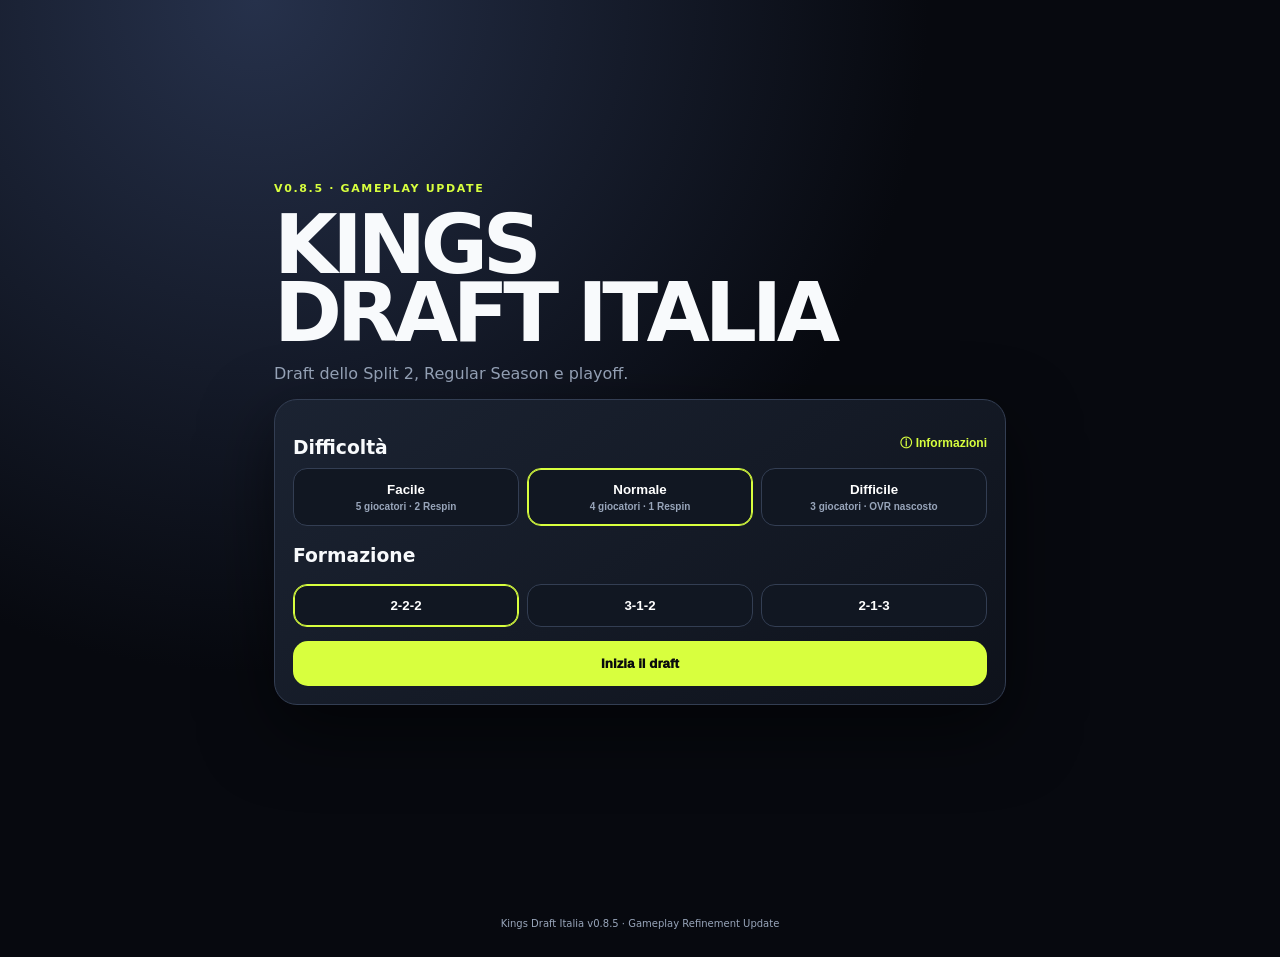
<file: index.html>
<!doctype html>
<html lang="it">
<head>
<meta charset="utf-8">
<meta name="viewport" content="width=device-width,initial-scale=1,viewport-fit=cover">
<meta name="theme-color" content="#07090f">
<title>Kings Draft Italia v0.8.5</title>
<link rel="stylesheet" href="style.css">
</head>
<body>
<div id="app">
<section class="screen active" id="home">
  <div class="hero">
    <span class="tag">V0.8.5 · GAMEPLAY UPDATE</span>
    <h1>KINGS<br>DRAFT ITALIA</h1>
    <p>Draft dello Split 2, Regular Season e playoff.</p>
  </div>
  <div class="panel">
    <div class="section-title-row"><h3>Difficoltà</h3><button class="info-toggle" id="difficultyInfoToggle" type="button" aria-expanded="false" aria-controls="difficultyInfo">ⓘ Informazioni</button></div>
    <div class="choice-grid" id="difficulty">
      <button data-value="easy">Facile<small>5 giocatori · 2 Respin</small></button>
      <button class="selected" data-value="normal">Normale<small>4 giocatori · 1 Respin</small></button>
      <button data-value="hard">Difficile<small>3 giocatori · OVR nascosto</small></button>
    </div>
    <div class="info-dropdown hidden" id="difficultyInfo">
      <div><b>🎲 Spin Player</b><p>Ogni Spin estrae giocatori casuali di qualsiasi posizione. Un giocatore può essere inserito solamente nel suo ruolo naturale.</p></div>
      <div><b>🟢 Facile</b><p>Mostra 5 giocatori, overall visibile e 2 Respin per l'intero Draft.</p></div>
      <div><b>🟡 Normale</b><p>Mostra 4 giocatori, overall visibile e 1 Respin per l'intero Draft.</p></div>
      <div><b>🔴 Difficile</b><p>Mostra 3 giocatori, 1 Respin e overall nascosti fino al completamento della rosa.</p></div>
      <div><b>🧩 Ruoli</b><p>I giocatori dei ruoli già completi non sono selezionabili. Se resta un solo slot e il ruolo richiesto non compare, devi usare il Respin se disponibile.</p></div>
      <div><b>♾️ Spin gratuiti</b><p>Quando non hai più Respin, puoi continuare gratuitamente finché compare almeno un giocatore del ruolo mancante. A quel punto devi scegliere quel ruolo.</p></div>
      <p class="info-note">💡 La difficoltà modifica soltanto il Draft. Le partite seguono le stesse regole a ogni livello.</p>
    </div>
    <h3>Formazione</h3>
    <div class="choice-grid" id="formation">
      <button class="selected" data-value="2-2-2">2-2-2</button>
      <button data-value="3-1-2">3-1-2</button>
      <button data-value="2-1-3">2-1-3</button>
    </div>
    <button class="primary" id="startDraft">Inizia il draft</button>
  </div>
</section>

<section class="screen" id="draft">
  <header><button class="back" data-go="home">‹</button><div><small>FORMAZIONE</small><b id="formationText"></b></div><span class="badge">RESPIN <b id="skipText"></b></span></header>
  <div id="pitch" class="pitch"></div>
  <button class="primary draft-spin" id="spinPlayers">🎲 SPIN PLAYER</button>
  <p class="center muted" id="draftHint">Premi Spin Player per estrarre i candidati.</p>
</section>

<section class="screen" id="draw">
  <header><button class="back" data-go="draft">‹</button><div><small>POSIZIONE</small><b id="drawRole"></b></div><span class="badge">RESPIN <b class="skipMirror"></b></span></header>
  <div class="panel draw-panel">
    <span class="tag">SORTEGGIO</span>
    <div class="draw-grid">
      <div><small>SQUADRA</small><strong id="drawTeam"></strong></div>
    </div>
    <p class="warning">La squadra estratta resta valida per questa scelta. Database dedicato esclusivamente allo Split 2.</p>
    <button class="primary" id="openPlayers">Vedi giocatori</button>
  </div>
</section>

<section class="screen" id="players">
  <header><button class="back" data-go="draft">‹</button><div><small id="playersContext"></small><b id="playersRole"></b></div><span class="badge">RESPIN <b class="skipMirror"></b></span></header>
  <div class="players-toolbar"><p id="playersCount" class="muted"></p><button class="secondary respin-button" id="respinPlayers">🔄 Respin (<span class="skipMirror"></span>)</button></div>
  <div id="playerGrid" class="player-grid"></div>
</section>

<section class="screen" id="summary">
  <div class="panel wide">
    <span class="tag">DRAFT COMPLETATO</span><h2>La tua rosa</h2>
    <div id="teamStats" class="stats-grid"></div>
    <div id="squadList"></div>
    <label>Nome squadra<input id="teamName" value="La tua squadra"></label>
    <label>Velocità iniziale<select id="preSpeed"><option value="slow">Lenta</option><option value="normal" selected>Normale</option><option value="fast">Veloce</option></select></label>
    <button class="primary" id="startSeason">Inizia la Regular Season</button>
  </div>
</section>

<section class="screen" id="season">
  <div class="panel wide">
    <span class="tag">REGULAR SEASON · SPLIT 2</span><h2 id="roundTitle"></h2>
    <div id="nextMatch" class="versus"></div>
    <div class="two">
      <button class="primary no-margin" id="playMatch">Gioca partita</button>
      <button class="secondary" id="simRound">Simula giornata</button>
    </div>
    <button class="danger" id="simAll">Simula tutta la Regular Season</button>
    <div class="table-wrap"><table><thead><tr><th>#</th><th>Squadra</th><th>G</th><th>V</th><th>P</th><th>GF</th><th>GS</th><th>DR</th><th>PT</th></tr></thead><tbody id="tableBody"></tbody></table></div>
  </div>
</section>

<section class="screen" id="recap">
  <div class="panel wide">
    <span class="tag">FINE REGULAR SEASON · SPLIT 2</span>
    <h2>Classifica finale</h2>
    <div id="recapSummary" class="stats-grid"></div>
    <div class="table-wrap"><table><thead><tr><th>#</th><th>Squadra</th><th>G</th><th>V</th><th>P</th><th>GF</th><th>GS</th><th>DR</th><th>PT</th></tr></thead><tbody id="recapTableBody"></tbody></table></div>
    <button class="primary" id="startPlayoffs">Vai alla fase finale</button>
  </div>
</section>

<section class="screen" id="live">
  <div class="panel wide">
    <span class="tag" id="liveRound"></span>
    <div class="live-head"><b id="liveTeams"></b><div id="score">0 - 0</div><small id="clock">0'</small></div>
    <div class="phasebar"><span id="phaseFill"></span></div>
    <div class="live-settings">
      <label>Velocità<select id="liveSpeed"><option value="slow">Lenta</option><option value="normal">Normale</option><option value="fast">Veloce</option></select></label>
    </div>
    <div id="feed" class="feed"></div>
    <div class="two"><button class="secondary" id="pause">Pausa</button><button class="secondary" id="skipMatch">Salta partita</button></div>
  </div>
</section>

<section class="screen" id="result">
  <div class="panel wide">
    <span class="tag">FINE PARTITA</span><h2 id="finalResult"></h2>
    <div id="matchStats" class="stats-grid"></div><div id="goalList"></div>
    <button class="primary" id="continue">Continua</button>
  </div>
</section>

<section class="screen" id="playoffs">
  <div class="panel wide">
    <span class="tag">FASE FINALE · SPLIT 2</span>
    <h2 id="playoffTitle"></h2>
    <div id="playoffBody"></div>
    <button class="primary" id="playoffNext">Gioca partita</button>
  </div>
</section>
  <footer class="app-footer">Kings Draft Italia v0.8.5 · Gameplay Refinement Update</footer>
</div>
<script src="script.js"></script>
</body>
</html>
</file>
<file: style.css>
:root{--bg:#07090f;--panel:#151b28;--line:#333e53;--text:#f8fafc;--muted:#98a5ba;--lime:#d8ff3e;--red:#ff5a70}
*{box-sizing:border-box;-webkit-tap-highlight-color:transparent}body{margin:0;background:radial-gradient(circle at 20% 0,#26314b,#07090f 48%);color:var(--text);font-family:system-ui,-apple-system,Arial,sans-serif}.screen{display:none;min-height:100dvh;padding:18px 14px 36px}.screen.active{display:block}#home.active{display:grid;align-content:center;max-width:760px;margin:auto}.hero h1{font-size:clamp(48px,15vw,82px);line-height:.84;letter-spacing:-.065em;margin:15px 0}.hero p,.muted{color:var(--muted)}.tag{font-size:11px;color:var(--lime);font-weight:900;letter-spacing:.15em}.panel{background:linear-gradient(145deg,#1b2332,#0e121b);border:1px solid var(--line);border-radius:23px;padding:18px;box-shadow:0 25px 70px #0008}.wide{max-width:830px;margin:2vh auto}.choice-grid{display:grid;grid-template-columns:repeat(3,1fr);gap:8px}.choice-grid button,.secondary,.back{background:#111722;color:#fff;border:1px solid var(--line);border-radius:14px;padding:13px;font-weight:800}.choice-grid button small{display:block;color:var(--muted);font-size:10px;margin-top:4px}.choice-grid .selected{border-color:var(--lime);box-shadow:inset 0 0 0 1px var(--lime)}button{cursor:pointer}.primary,.danger{width:100%;border:0;border-radius:15px;padding:15px;font-weight:950;margin-top:14px}.primary{background:var(--lime);color:#090b0d}.danger{background:var(--red);color:#fff}.no-margin{margin:0}.two{display:grid;grid-template-columns:1fr 1fr;gap:9px;margin-top:10px}.secondary{width:100%}header{max-width:830px;margin:0 auto 15px;display:grid;grid-template-columns:43px 1fr auto;align-items:center;gap:10px}.back{font-size:28px;padding:5px}.badge{background:var(--lime);color:#111;border-radius:999px;padding:8px 11px;font-size:11px;font-weight:900}header small{display:block;color:var(--muted);font-size:10px}.pitch{position:relative;aspect-ratio:9/13;max-height:72vh;max-width:510px;margin:auto;border-radius:28px;overflow:hidden;border:2px solid #ffffff2b;background:linear-gradient(90deg,transparent 49.7%,#ffffff29 50%,transparent 50.3%),linear-gradient(0deg,transparent 49.7%,#ffffff29 50%,transparent 50.3%),repeating-linear-gradient(0deg,#16402f 0 10%,#194a35 10% 20%)}.pitch:before{content:"";position:absolute;width:23%;aspect-ratio:1;border:2px solid #ffffff29;border-radius:50%;left:50%;top:50%;transform:translate(-50%,-50%)}.slot{position:absolute;transform:translate(-50%,-50%);width:25%;aspect-ratio:.76;border:1px dashed #fff9;border-radius:15px;background:#07090fcf;color:#fff;overflow:hidden}.slot .role{font-size:11px;color:var(--lime);font-weight:900}.slot .plus{font-size:25px}.slot.filled{background:linear-gradient(145deg,#ead36e,#795718);color:#111;border-style:solid}.slot .ini{font-size:25px;font-weight:950}.slot .info{position:absolute;bottom:0;left:0;right:0;padding:19px 3px 6px;background:linear-gradient(transparent,#000e);color:#fff;font-size:8px;font-weight:900}.center{text-align:center}.draw-panel{max-width:680px;margin:8vh auto}.draw-grid{display:grid;grid-template-columns:1fr 1fr;gap:10px;margin:20px 0}.draw-grid>div{background:#0b1018;border:1px solid var(--line);border-radius:15px;padding:15px}.draw-grid small{color:var(--muted);font-size:9px}.draw-grid strong{display:block;font-size:22px;margin-top:7px;overflow-wrap:anywhere}.warning{font-size:11px;color:#ffc96b}.player-grid{max-width:1000px;margin:auto;display:grid;grid-template-columns:repeat(2,1fr);gap:10px}.player-card{border:0;border-radius:17px;overflow:hidden;background:linear-gradient(145deg,#e3cb65,#74541d);color:#111;text-align:left;padding:0}.portrait{aspect-ratio:1;background:linear-gradient(145deg,#343c4f,#10141d);display:grid;place-items:center;color:#fff;position:relative}.portrait b{font-size:36px}.ovr{position:absolute;left:8px;top:8px;background:var(--lime);color:#111;border-radius:9px;padding:6px;font-weight:950}.player-info{padding:10px}.player-info b{display:block;line-height:1}.player-info small{font-size:9px;opacity:.7}.stats-grid{display:grid;grid-template-columns:repeat(3,1fr);gap:8px;margin:14px 0}.stat{background:#0b1018;border:1px solid var(--line);border-radius:13px;padding:11px;text-align:center}.stat b{display:block;color:var(--lime);font-size:20px}.row{display:flex;justify-content:space-between;align-items:center;background:#0b1018;border:1px solid var(--line);border-radius:12px;padding:10px;margin:7px 0}.row small{color:var(--muted)}label{display:block;color:var(--muted);font-size:11px;margin-top:12px}input,select{width:100%;background:#0b1018;border:1px solid var(--line);border-radius:12px;color:#fff;padding:12px;margin-top:5px;font:inherit}.versus{text-align:center;background:#0b1018;border:1px solid var(--line);border-radius:15px;padding:18px;margin:14px 0;font-size:21px;font-weight:900}.table-wrap{overflow:auto;margin-top:18px}table{width:100%;border-collapse:collapse;font-size:12px}th,td{padding:9px 7px;border-bottom:1px solid var(--line);text-align:center}th:nth-child(2),td:nth-child(2){text-align:left}.user-row{color:var(--lime);font-weight:900;background:#1a2118}.live-head{text-align:center}.live-head #score{font-size:64px;font-weight:1000;letter-spacing:-.06em}.live-head small{color:var(--muted)}.phasebar{height:7px;background:#0b1018;border-radius:999px;overflow:hidden;margin:13px 0}.phasebar span{display:block;height:100%;width:0;background:var(--lime)}.live-settings{max-width:220px;margin:auto}.feed{height:40vh;overflow:auto;display:flex;flex-direction:column;gap:8px;margin:12px 0}.event{background:#0b1018;border:1px solid var(--line);border-radius:12px;padding:11px}.event.goal{border-color:#66a7ff}.event.special{border-color:var(--lime);background:#1a2118}.event.danger-event{border-color:var(--red)}.champion{text-align:center;border:1px solid var(--lime);background:#1a2118;border-radius:17px;padding:22px}.hidden{display:none!important}
@media(min-width:720px){.player-grid{grid-template-columns:repeat(4,1fr)}.stats-grid{grid-template-columns:repeat(5,1fr)}}
.section-title-row{display:flex;align-items:center;justify-content:space-between;gap:12px}.section-title-row h3{margin-bottom:10px}.info-toggle{border:0;background:transparent;color:var(--lime);font-weight:900;font-size:12px;padding:8px 0}.info-dropdown{margin:10px 0 18px;padding:14px;background:#0b1018;border:1px solid var(--line);border-radius:15px}.info-dropdown>div{padding:9px 0;border-bottom:1px solid #ffffff12}.info-dropdown>div:last-of-type{border-bottom:0}.info-dropdown b{font-size:12px}.info-dropdown p{margin:5px 0 0;color:var(--muted);font-size:11px;line-height:1.45}.info-dropdown .info-note{color:#d9e2ef;border-top:1px solid var(--line);padding-top:11px;margin-top:7px}.players-toolbar{max-width:1000px;margin:0 auto 12px;display:flex;align-items:center;justify-content:space-between;gap:12px}.players-toolbar p{margin:0}.respin-button{width:auto;min-width:145px}.secondary:disabled{opacity:.42;cursor:not-allowed}.toast{position:fixed;z-index:999;left:50%;bottom:calc(22px + env(safe-area-inset-bottom));transform:translateX(-50%);width:min(92vw,520px);padding:13px 16px;background:#d8ff3e;color:#090b0d;border-radius:14px;text-align:center;font-size:12px;font-weight:900;box-shadow:0 18px 55px #000a}.app-footer{text-align:center;color:var(--muted);font-size:10px;padding:18px 12px 28px}
@media(max-width:520px){.players-toolbar{align-items:stretch;flex-direction:column}.respin-button{width:100%}}
.draft-spin{max-width:510px;display:block;margin:14px auto 0}.slot:disabled{cursor:default;opacity:1}.player-card.unavailable{filter:grayscale(.75);opacity:.45;cursor:not-allowed}.player-card:disabled{pointer-events:none}
</file>
